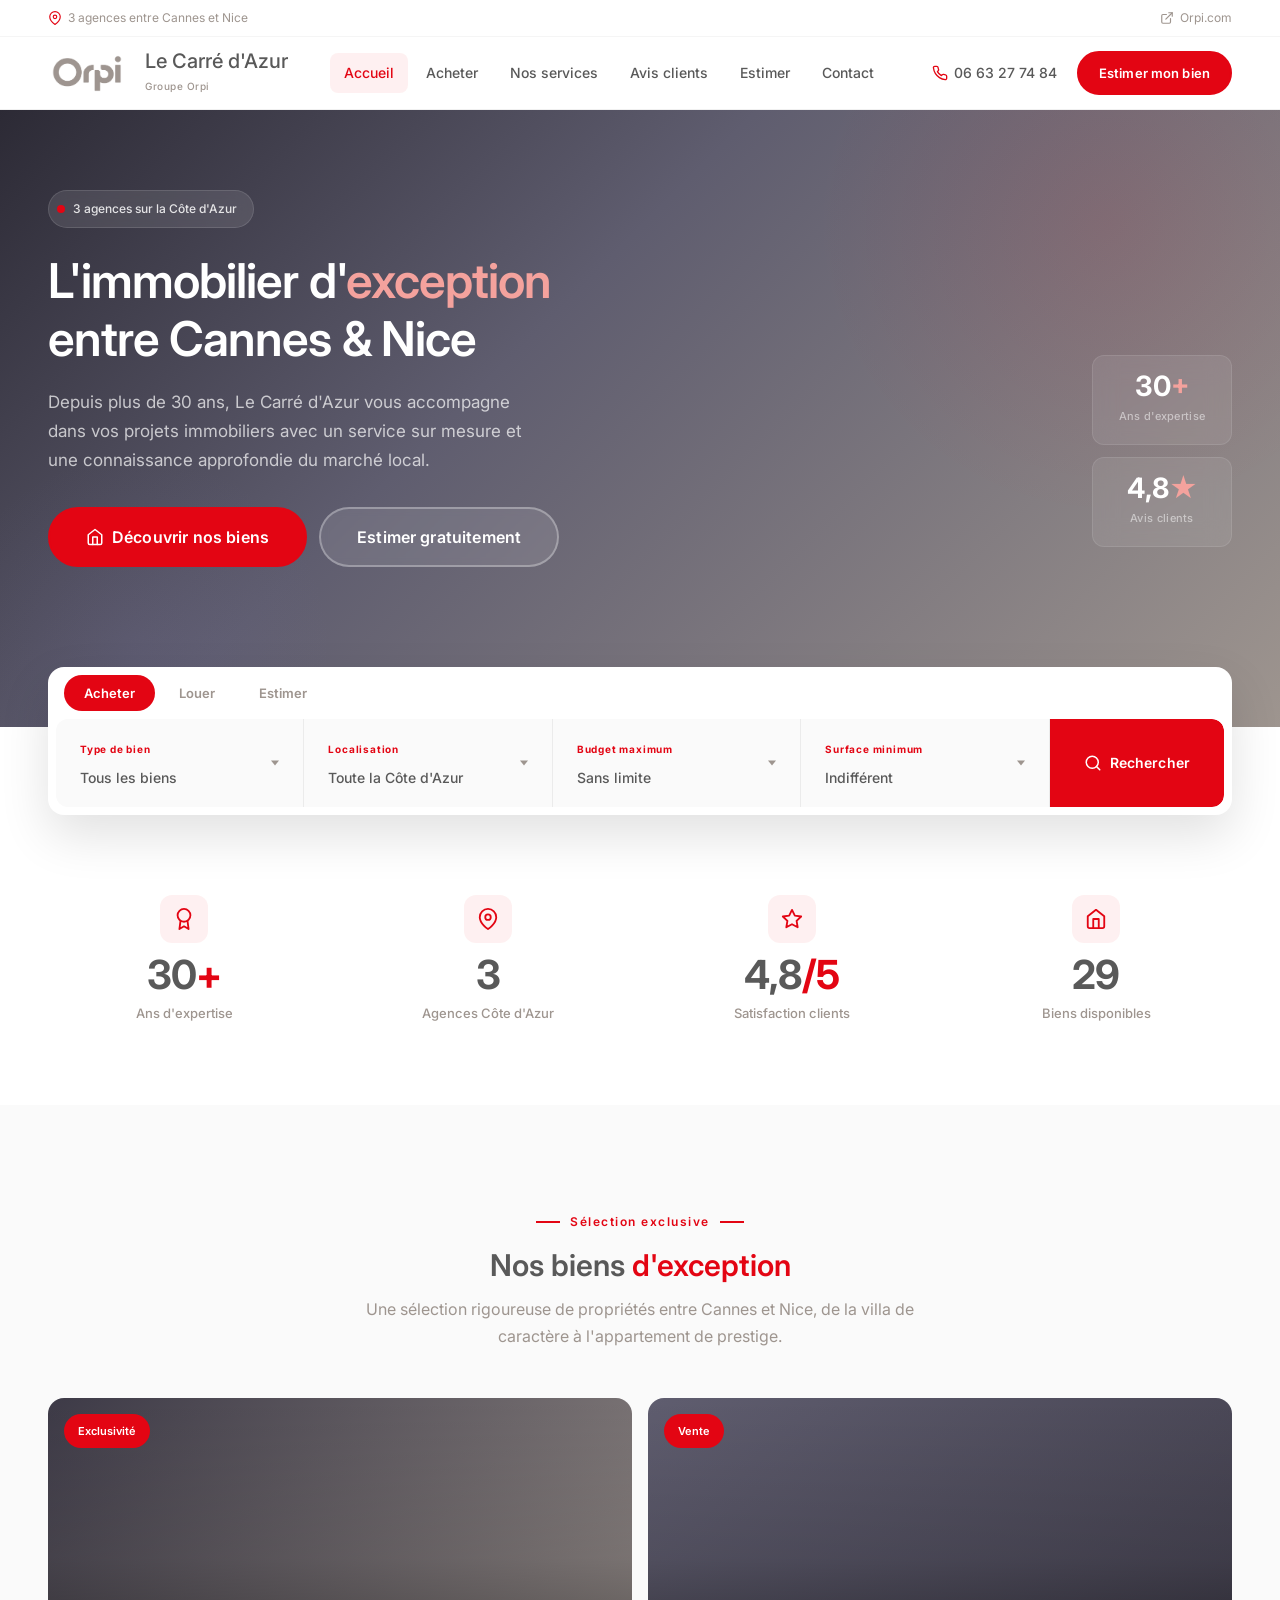
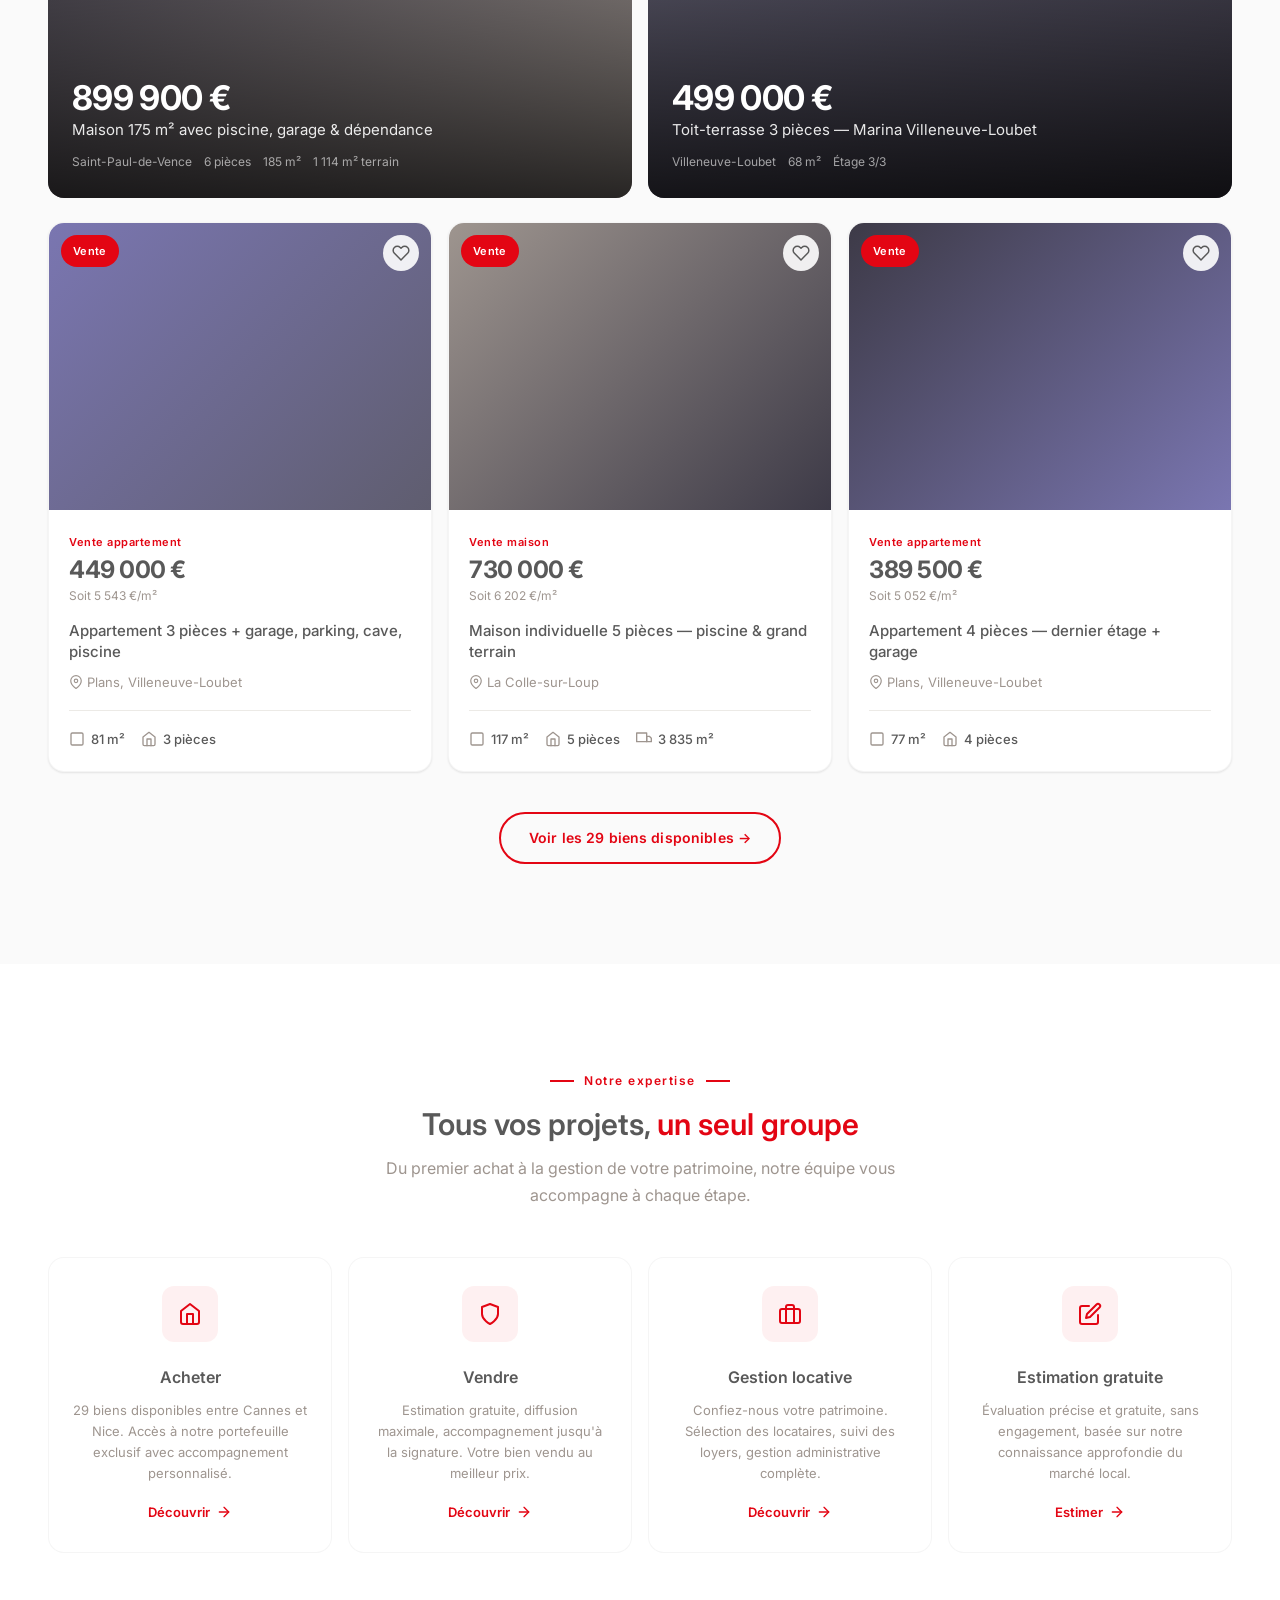
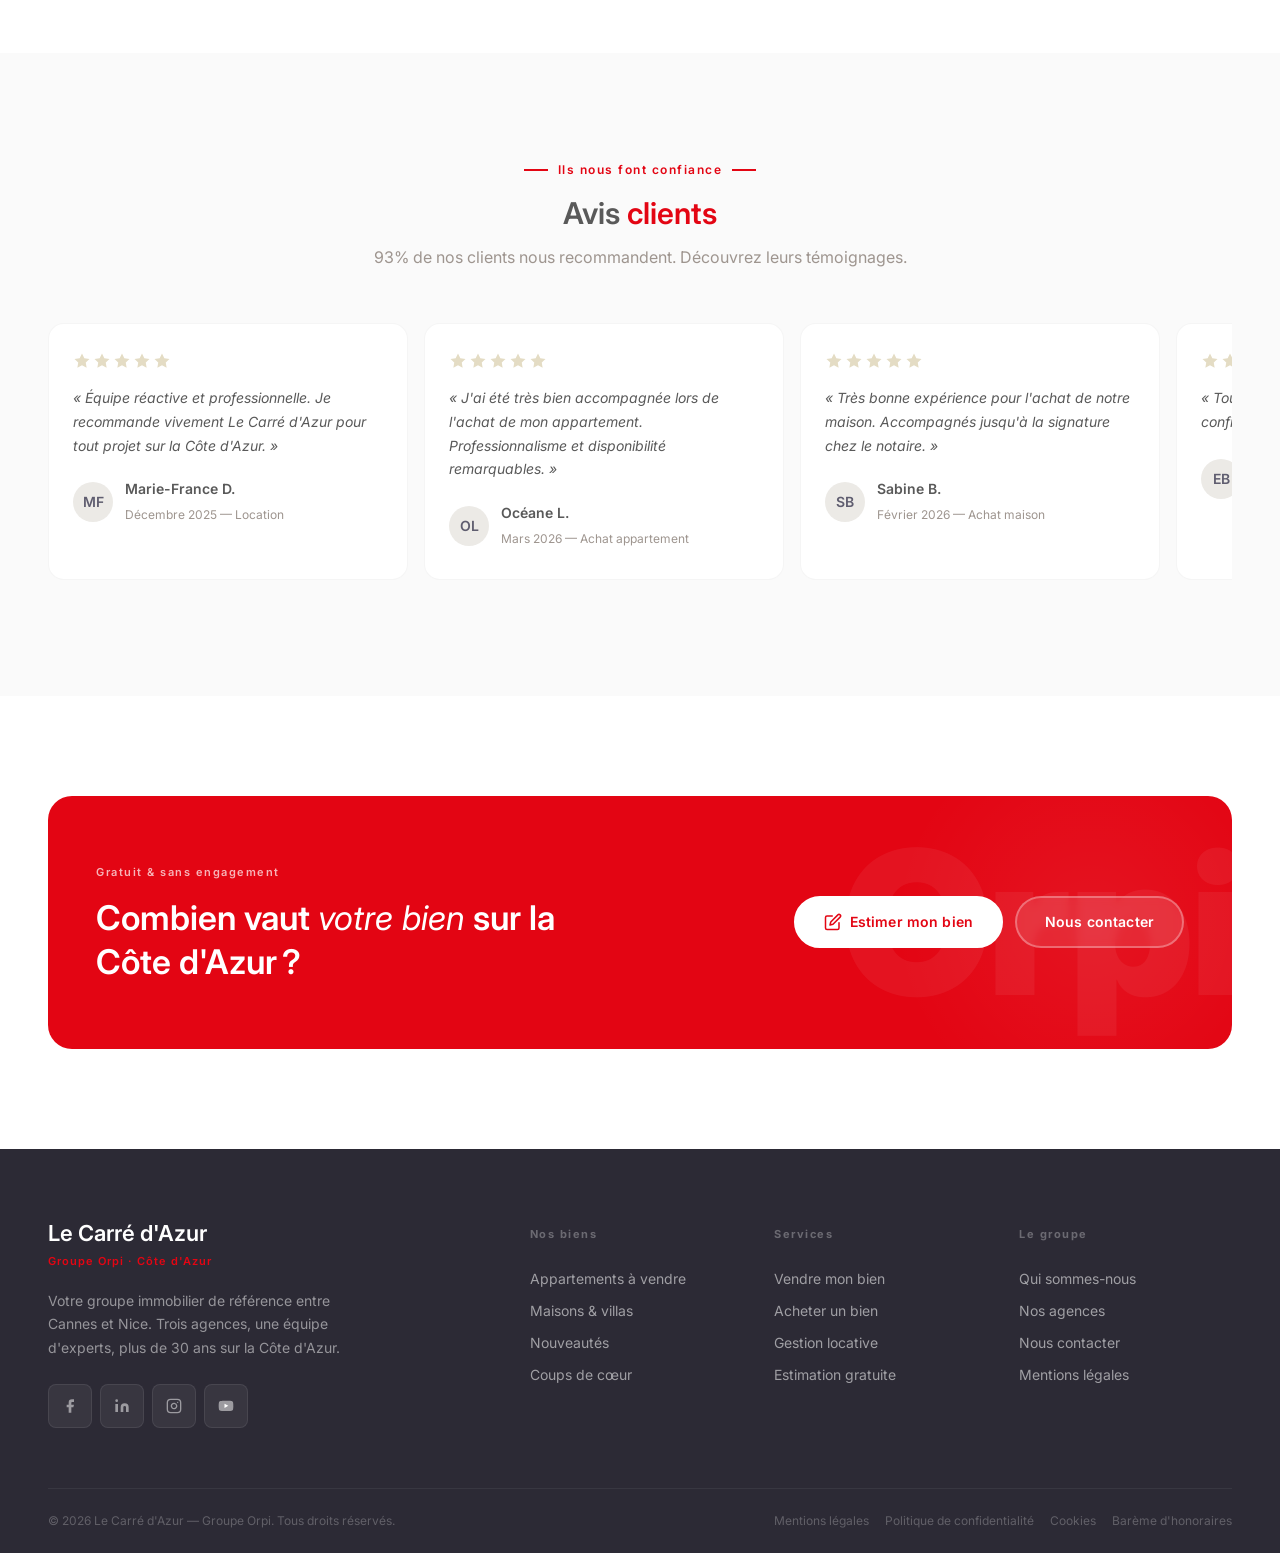
<file: le-carre-dazur.html>
<!DOCTYPE html>
<html lang="fr">
<head>
  <meta charset="UTF-8" />
  <meta name="viewport" content="width=device-width, initial-scale=1.0" />
  <title>Le Carré d'Azur — Immobilier de prestige Côte d'Azur | Groupe Orpi</title>
  <meta name="description" content="Le Carré d'Azur, groupe Orpi. Trois agences entre Cannes et Nice. Achat, vente, location et gestion locative sur la Côte d'Azur." />
  <link rel="preconnect" href="https://fonts.googleapis.com" />
  <link rel="preconnect" href="https://fonts.gstatic.com" crossorigin />
  <link href="https://fonts.googleapis.com/css2?family=Inter:wght@300;400;500;600;700&display=swap" rel="stylesheet" />
  <style>
    /* ================================================================
       RESET
       ================================================================ */
    *, *::before, *::after { box-sizing: border-box; margin: 0; padding: 0; }

    /* ================================================================
       DESIGN TOKENS — CLAUDE.md brand charter
       ================================================================ */
    :root {
      --color-white:       #FFFFFF;
      --color-red:         #E30513;
      --color-red-hover:   #C8040F;
      --color-red-light:   rgba(227,5,19,0.06);
      --color-dark-grey:   #595959;
      --color-light-grey:  #FAFAFA;
      --color-grey-medium: #F6F6F6;
      --color-brown:       #9E958F;
      --color-light-brown: #ECEAE6;
      --color-sand:        #E4DCC4;
      --color-purple:      #7A76B1;
      --color-dark-purple: #5F5D6F;
      --color-pink:        #F4A29D;

      --font-family: 'Inter', 'Orpi', system-ui, sans-serif;
      --radius-sm:   8px;
      --radius-md:   12px;
      --radius-lg:   16px;
      --radius-xl:   24px;
      --radius-pill: 999px;
      --shadow-sm:   0 1px 3px rgba(0,0,0,0.04), 0 1px 2px rgba(0,0,0,0.06);
      --shadow-md:   0 4px 12px rgba(0,0,0,0.06);
      --shadow-lg:   0 8px 30px rgba(0,0,0,0.08);
      --shadow-xl:   0 20px 50px rgba(0,0,0,0.12);
      --transition:  0.2s ease;
      --transition-slow: 0.35s ease;
    }

    /* ================================================================
       BASE — Mobile-first (CLAUDE.md typography table)
       ================================================================ */
    html { scroll-behavior: smooth; }

    body {
      font-family: var(--font-family);
      font-size: 14px;
      line-height: 18px;
      color: var(--color-dark-grey);
      background: var(--color-white);
      -webkit-font-smoothing: antialiased;
      -moz-osx-font-smoothing: grayscale;
      overflow-x: hidden;
    }

    h1 { font-size: 26px; line-height: 34px; font-weight: 600; }
    h2 { font-size: 20px; line-height: 24px; font-weight: 600; }
    h3 { font-size: 18px; line-height: 22px; font-weight: 600; }
    h4 { font-size: 16px; line-height: 20px; font-weight: 500; }
    p  { font-size: 14px; line-height: 22px; }

    @media (min-width: 768px) {
      body { font-size: 16px; line-height: 24px; }
      h1 { font-size: 40px; line-height: 52px; }
      h2 { font-size: 24px; line-height: 32px; }
      h3 { font-size: 22px; line-height: 28px; }
      h4 { font-size: 20px; line-height: 26px; }
      p  { font-size: 16px; line-height: 26px; }
    }

    @media (min-width: 1024px) {
      h2 { font-size: 30px; line-height: 38px; }
      h3 { font-size: 24px; line-height: 30px; }
    }

    a { color: inherit; text-decoration: none; }
    img { display: block; max-width: 100%; }
    ul, ol { list-style: none; }

    /* ================================================================
       UTILITIES
       ================================================================ */
    .skip-link {
      position: absolute; top: -100%; left: 16px;
      background: var(--color-red); color: var(--color-white);
      padding: 8px 16px; border-radius: var(--radius-pill);
      font-size: 14px; font-weight: 500; z-index: 9999;
    }
    .skip-link:focus { top: 8px; }

    .sr-only {
      position: absolute; width: 1px; height: 1px;
      padding: 0; margin: -1px; overflow: hidden;
      clip: rect(0,0,0,0); white-space: nowrap; border: 0;
    }

    :focus-visible {
      outline: 2px solid var(--color-red);
      outline-offset: 2px;
    }

    .container {
      width: 100%;
      max-width: 1280px;
      margin: 0 auto;
      padding: 0 16px;
    }
    @media (min-width: 768px)  { .container { padding: 0 32px; } }
    @media (min-width: 1024px) { .container { padding: 0 48px; } }

    /* ================================================================
       BUTTONS
       ================================================================ */
    .btn {
      display: inline-flex; align-items: center; justify-content: center;
      gap: 8px; border: 2px solid transparent; border-radius: var(--radius-pill);
      padding: 12px 28px; font-family: var(--font-family);
      font-size: 14px; font-weight: 600; cursor: pointer;
      transition: all var(--transition);
      min-height: 48px; white-space: nowrap; text-decoration: none;
      letter-spacing: 0.01em;
    }
    .btn svg { width: 18px; height: 18px; flex-shrink: 0; }

    .btn--primary {
      background: var(--color-red); color: var(--color-white); border-color: var(--color-red);
    }
    .btn--primary:hover {
      background: var(--color-red-hover); border-color: var(--color-red-hover);
      transform: translateY(-1px); box-shadow: 0 4px 16px rgba(227,5,19,0.35);
    }

    .btn--outline {
      background: transparent; color: var(--color-red); border-color: var(--color-red);
    }
    .btn--outline:hover {
      background: var(--color-red); color: var(--color-white);
      transform: translateY(-1px); box-shadow: 0 4px 16px rgba(227,5,19,0.25);
    }

    .btn--white {
      background: var(--color-white); color: var(--color-red); border-color: var(--color-white);
    }
    .btn--white:hover {
      background: var(--color-light-grey);
      transform: translateY(-1px); box-shadow: var(--shadow-lg);
    }

    .btn--ghost {
      background: rgba(255,255,255,0.1); color: var(--color-white);
      border-color: rgba(255,255,255,0.3); backdrop-filter: blur(4px);
    }
    .btn--ghost:hover {
      background: rgba(255,255,255,0.2); border-color: rgba(255,255,255,0.5);
    }

    .btn--dark {
      background: var(--color-dark-grey); color: var(--color-white);
      border-color: var(--color-dark-grey);
    }
    .btn--dark:hover {
      background: var(--color-dark-purple); border-color: var(--color-dark-purple);
      transform: translateY(-1px);
    }

    .btn--sm { padding: 8px 20px; min-height: 40px; font-size: 13px; }
    .btn--lg { padding: 16px 36px; min-height: 56px; font-size: 16px; }

    /* ================================================================
       HEADER
       ================================================================ */
    .header {
      position: sticky; top: 0; z-index: 100;
      background: var(--color-white);
      border-bottom: 1px solid rgba(0,0,0,0.06);
      transition: box-shadow var(--transition);
    }
    .header.scrolled { box-shadow: var(--shadow-md); }

    /* Top bar */
    .header__top {
      display: none; /* hidden on mobile */
      border-bottom: 1px solid rgba(0,0,0,0.04);
      font-size: 12px; color: var(--color-brown);
    }
    @media (min-width: 1024px) { .header__top { display: block; } }
    .header__top-inner {
      display: flex; align-items: center; justify-content: space-between;
      height: 36px;
    }
    .header__top-left { display: flex; align-items: center; gap: 20px; }
    .header__top-left span { display: flex; align-items: center; gap: 6px; }
    .header__top-left svg { width: 14px; height: 14px; color: var(--color-red); }
    .header__top-right { display: flex; align-items: center; gap: 20px; }
    .header__top-right a {
      display: flex; align-items: center; gap: 6px;
      font-size: 12px; color: var(--color-brown); transition: color var(--transition);
    }
    .header__top-right a:hover { color: var(--color-red); }
    .header__top-right svg { width: 14px; height: 14px; }

    /* Main nav */
    .header__main {
      display: flex; align-items: center; height: 64px; gap: 12px;
    }
    @media (min-width: 1024px) { .header__main { height: 72px; gap: 24px; } }

    .header__brand {
      display: flex; align-items: center; gap: 12px;
      text-decoration: none; flex-shrink: 0;
    }
    .header__logo {
      min-width: 85px; min-height: 45px;
      display: flex; align-items: center;
    }
    .header__logo img { height: 45px; width: auto; }
    .header__agency {
      font-size: 18px; font-weight: 500; color: var(--color-dark-grey);
      white-space: nowrap; line-height: 1.2;
    }
    @media (min-width: 1024px) { .header__agency { font-size: 20px; } }
    .header__agency-sub {
      font-size: 10px; font-weight: 500; color: var(--color-brown);
      letter-spacing: 0.5px; margin-top: 1px;
    }

    /* Desktop nav */
    .header__nav {
      display: none; align-items: center; gap: 4px; margin-left: auto;
    }
    @media (min-width: 1024px) { .header__nav { display: flex; } }
    .header__nav a {
      padding: 8px 14px; font-size: 14px; font-weight: 500;
      color: var(--color-dark-grey); border-radius: var(--radius-sm);
      transition: all var(--transition); position: relative;
    }
    .header__nav a:hover,
    .header__nav a[aria-current="page"] {
      color: var(--color-red); background: var(--color-red-light);
    }

    .header__actions {
      display: none; align-items: center; gap: 8px; margin-left: 8px;
    }
    @media (min-width: 1024px) { .header__actions { display: flex; } }

    .header__phone {
      display: flex; align-items: center; gap: 6px;
      font-size: 14px; font-weight: 500; color: var(--color-dark-grey);
      padding: 8px 12px; border-radius: var(--radius-sm);
      transition: all var(--transition); min-height: 44px;
    }
    .header__phone svg { width: 16px; height: 16px; color: var(--color-red); }
    .header__phone:hover { background: var(--color-light-grey); }

    /* Hamburger */
    .hamburger {
      display: flex; align-items: center; justify-content: center;
      width: 44px; height: 44px; background: none; border: none;
      cursor: pointer; margin-left: auto; border-radius: var(--radius-sm);
      transition: background var(--transition);
    }
    .hamburger:hover { background: var(--color-light-grey); }
    .hamburger svg { width: 22px; height: 22px; color: var(--color-dark-grey); }
    @media (min-width: 1024px) { .hamburger { display: none; } }

    /* Mobile menu */
    .mobile-menu {
      display: none; position: fixed; inset: 0; top: 64px;
      background: var(--color-white); z-index: 99;
      overflow-y: auto; padding: 8px 16px 32px;
    }
    .mobile-menu.open { display: block; }
    @media (min-width: 1024px) { .mobile-menu { display: none !important; } }
    .mobile-menu__links { margin-bottom: 16px; }
    .mobile-menu__links a {
      display: flex; align-items: center; padding: 14px 16px;
      font-size: 16px; font-weight: 500; color: var(--color-dark-grey);
      border-radius: var(--radius-md); transition: all var(--transition);
      min-height: 48px;
    }
    .mobile-menu__links a:hover { background: var(--color-light-grey); color: var(--color-red); }
    .mobile-menu__links a[aria-current="page"] { color: var(--color-red); background: var(--color-red-light); }
    .mobile-menu__divider { height: 1px; background: var(--color-light-brown); margin: 8px 16px; }
    .mobile-menu__cta { display: flex; flex-direction: column; gap: 8px; padding: 8px 0; }
    .mobile-menu__cta .btn { width: 100%; }

    /* ================================================================
       HERO
       ================================================================ */
    .hero {
      position: relative; overflow: hidden;
      background: linear-gradient(135deg, #2c2a35 0%, var(--color-dark-purple) 40%, var(--color-brown) 100%);
      padding: 48px 0 120px;
    }
    @media (min-width: 768px) { .hero { padding: 64px 0 140px; } }
    @media (min-width: 1024px) { .hero { padding: 80px 0 160px; } }

    /* Decorative elements */
    .hero__decor {
      position: absolute; inset: 0; overflow: hidden; pointer-events: none;
    }
    .hero__decor::before {
      content: ''; position: absolute;
      top: -30%; right: -10%; width: 600px; height: 600px;
      background: radial-gradient(circle, rgba(227,5,19,0.08) 0%, transparent 70%);
      border-radius: 50%;
    }
    .hero__decor::after {
      content: ''; position: absolute;
      bottom: -20%; left: -5%; width: 400px; height: 400px;
      background: radial-gradient(circle, rgba(122,118,177,0.1) 0%, transparent 70%);
      border-radius: 50%;
    }

    .hero__content {
      position: relative; z-index: 2; max-width: 640px;
    }
    .hero__badge {
      display: inline-flex; align-items: center; gap: 8px;
      background: rgba(255,255,255,0.1); backdrop-filter: blur(8px);
      border: 1px solid rgba(255,255,255,0.12);
      border-radius: var(--radius-pill);
      padding: 6px 16px 6px 8px; margin-bottom: 24px;
      font-size: 12px; font-weight: 500; color: rgba(255,255,255,0.85);
    }
    .hero__badge-dot {
      width: 8px; height: 8px; background: var(--color-red);
      border-radius: 50%; flex-shrink: 0;
      animation: pulse-dot 2s ease infinite;
    }
    @keyframes pulse-dot {
      0%, 100% { opacity: 1; transform: scale(1); }
      50% { opacity: 0.6; transform: scale(0.8); }
    }

    .hero h1 {
      color: var(--color-white); margin-bottom: 20px;
      letter-spacing: -0.02em;
    }
    @media (min-width: 1024px) {
      .hero h1 { font-size: 48px; line-height: 58px; }
    }
    .hero h1 span { color: var(--color-pink); }

    .hero__desc {
      font-size: 15px; color: rgba(255,255,255,0.7);
      line-height: 1.7; max-width: 480px; margin-bottom: 32px;
    }
    @media (min-width: 768px) { .hero__desc { font-size: 17px; } }

    .hero__btns { display: flex; gap: 12px; flex-wrap: wrap; }

    .hero__stats {
      display: none; position: absolute; right: 48px; bottom: 180px;
      z-index: 2;
    }
    @media (min-width: 1200px) { .hero__stats { display: flex; flex-direction: column; gap: 12px; } }
    .hero__stat {
      background: rgba(255,255,255,0.08); backdrop-filter: blur(12px);
      border: 1px solid rgba(255,255,255,0.1);
      border-radius: var(--radius-md); padding: 16px 24px;
      text-align: center; min-width: 140px;
    }
    .hero__stat-number {
      font-size: 28px; font-weight: 700; color: var(--color-white);
      line-height: 1;
    }
    .hero__stat-number .accent { color: var(--color-pink); }
    .hero__stat-label {
      font-size: 11px; font-weight: 500; color: rgba(255,255,255,0.5);
      margin-top: 4px; letter-spacing: 0.3px;
    }

    /* ================================================================
       SEARCH BAR — Floating above sections
       ================================================================ */
    .search-section {
      position: relative; z-index: 10; margin-top: -60px;
      padding-bottom: 0;
    }
    .search-card {
      background: var(--color-white); border-radius: var(--radius-lg);
      box-shadow: var(--shadow-xl); padding: 8px;
    }
    @media (min-width: 768px) { .search-card { padding: 8px; } }

    .search-tabs {
      display: flex; gap: 4px; padding: 0 8px; margin-bottom: 8px;
    }
    .search-tab {
      padding: 10px 20px; font-size: 13px; font-weight: 600;
      color: var(--color-brown); background: none; border: none;
      border-radius: var(--radius-pill); cursor: pointer;
      transition: all var(--transition); font-family: var(--font-family);
    }
    .search-tab:hover { color: var(--color-dark-grey); background: var(--color-light-grey); }
    .search-tab.active {
      color: var(--color-white); background: var(--color-red);
    }

    .search-form {
      display: flex; flex-direction: column; gap: 0;
      background: var(--color-light-grey); border-radius: var(--radius-md);
      overflow: hidden;
    }
    @media (min-width: 768px) {
      .search-form { flex-direction: row; align-items: stretch; }
    }

    .search-field {
      flex: 1; padding: 16px 20px;
      border-bottom: 1px solid rgba(0,0,0,0.04);
      position: relative;
    }
    @media (min-width: 768px) {
      .search-field {
        border-bottom: none; border-right: 1px solid rgba(0,0,0,0.06);
        padding: 18px 24px;
      }
      .search-field:last-of-type { border-right: none; }
    }

    .search-field label {
      display: block; font-size: 10px; font-weight: 700;
      letter-spacing: 0.8px; color: var(--color-red);
      margin-bottom: 4px;
    }
    .search-field select {
      width: 100%; border: none; background: transparent;
      font-family: var(--font-family); font-size: 14px;
      font-weight: 500; color: var(--color-dark-grey);
      cursor: pointer; appearance: none; outline: none;
      padding-right: 20px;
    }
    .search-field::after {
      content: ''; position: absolute; right: 20px; top: 50%;
      transform: translateY(-50%);
      width: 0; height: 0;
      border-left: 4px solid transparent; border-right: 4px solid transparent;
      border-top: 5px solid var(--color-brown);
      pointer-events: none;
    }
    @media (min-width: 768px) { .search-field::after { right: 24px; } }

    .search-submit {
      padding: 16px 32px;
    }
    @media (min-width: 768px) { .search-submit { padding: 0; } }
    .search-submit .btn {
      width: 100%; border-radius: var(--radius-sm);
    }
    @media (min-width: 768px) {
      .search-submit .btn {
        height: 100%; border-radius: 0 var(--radius-md) var(--radius-md) 0;
        padding: 0 32px;
      }
      .search-submit { padding: 0; }
    }

    /* ================================================================
       STATS BAR
       ================================================================ */
    .stats-bar {
      padding: 48px 0;
      background: var(--color-white);
    }
    @media (min-width: 768px) { .stats-bar { padding: 64px 0; } }

    .stats-bar__grid {
      display: grid; grid-template-columns: repeat(2, 1fr);
      gap: 24px;
    }
    @media (min-width: 768px) {
      .stats-bar__grid { grid-template-columns: repeat(4, 1fr); gap: 32px; }
    }

    .stat-item { text-align: center; padding: 16px 8px; }
    .stat-item__icon {
      width: 48px; height: 48px; margin: 0 auto 12px;
      background: var(--color-red-light); border-radius: var(--radius-md);
      display: flex; align-items: center; justify-content: center;
    }
    .stat-item__icon svg { width: 22px; height: 22px; color: var(--color-red); }
    .stat-item__number {
      font-size: 32px; font-weight: 700; color: var(--color-dark-grey);
      line-height: 1; letter-spacing: -0.02em;
    }
    @media (min-width: 768px) { .stat-item__number { font-size: 40px; } }
    .stat-item__number .accent { color: var(--color-red); }
    .stat-item__label {
      font-size: 13px; font-weight: 500; color: var(--color-brown);
      margin-top: 6px;
    }

    /* ================================================================
       SECTION — common
       ================================================================ */
    .section {
      padding: 48px 0;
    }
    @media (min-width: 768px) { .section { padding: 80px 0; } }
    @media (min-width: 1024px) { .section { padding: 100px 0; } }

    .section--grey { background: var(--color-light-grey); }
    .section--dark {
      background: linear-gradient(135deg, #2c2a35 0%, var(--color-dark-purple) 100%);
      color: var(--color-white);
    }

    .section__header {
      text-align: center; margin-bottom: 36px;
    }
    @media (min-width: 768px) { .section__header { margin-bottom: 48px; } }

    .section__tag {
      display: inline-flex; align-items: center; gap: 10px;
      font-size: 12px; font-weight: 600; letter-spacing: 1.5px;
      color: var(--color-red); margin-bottom: 12px;
    }
    .section--dark .section__tag { color: var(--color-pink); }
    .section__tag::before,
    .section__tag::after {
      content: ''; width: 24px; height: 1.5px; background: currentColor;
    }
    .section__title em {
      color: var(--color-red); font-style: normal; font-weight: 600;
    }
    .section--dark .section__title em { color: var(--color-pink); }
    .section__desc {
      font-size: 15px; color: var(--color-brown); line-height: 1.7;
      max-width: 560px; margin: 12px auto 0;
    }
    @media (min-width: 768px) { .section__desc { font-size: 16px; } }
    .section--dark .section__desc { color: rgba(255,255,255,0.6); }

    /* ================================================================
       PROPERTY CARDS
       ================================================================ */
    .properties__grid {
      display: grid; grid-template-columns: 1fr; gap: 16px;
    }
    @media (min-width: 600px) {
      .properties__grid { grid-template-columns: repeat(2, 1fr); }
    }
    @media (min-width: 1024px) {
      .properties__grid { grid-template-columns: repeat(3, 1fr); }
    }

    .prop-card {
      background: var(--color-white); border-radius: var(--radius-lg);
      overflow: hidden; transition: all var(--transition-slow);
      box-shadow: var(--shadow-sm); cursor: pointer;
      border: 1px solid rgba(0,0,0,0.04);
    }
    .prop-card:hover {
      transform: translateY(-4px);
      box-shadow: var(--shadow-lg);
    }
    .prop-card:hover .prop-card__img-inner { transform: scale(1.05); }

    .prop-card__img {
      position: relative; overflow: hidden;
      aspect-ratio: 4/3;
    }
    .prop-card__img-inner {
      width: 100%; height: 100%; transition: transform 0.5s ease;
    }
    /* Gradient backgrounds as image placeholders */
    .prop-card__img-inner--1 { background: linear-gradient(135deg, #3d3a47 0%, var(--color-brown) 100%); }
    .prop-card__img-inner--2 { background: linear-gradient(135deg, var(--color-dark-purple) 0%, #3d3a47 100%); }
    .prop-card__img-inner--3 { background: linear-gradient(135deg, var(--color-purple) 0%, var(--color-dark-purple) 100%); }
    .prop-card__img-inner--4 { background: linear-gradient(135deg, var(--color-brown) 0%, #3d3a47 100%); }
    .prop-card__img-inner--5 { background: linear-gradient(135deg, #3d3a47 0%, var(--color-purple) 100%); }

    .prop-card__badge {
      position: absolute; top: 12px; left: 12px;
      background: var(--color-red); color: var(--color-white);
      font-size: 11px; font-weight: 600; padding: 4px 12px;
      border-radius: var(--radius-pill); letter-spacing: 0.3px;
    }
    .prop-card__fav {
      position: absolute; top: 12px; right: 12px;
      width: 36px; height: 36px; border-radius: 50%;
      background: rgba(255,255,255,0.9); backdrop-filter: blur(4px);
      border: none; cursor: pointer;
      display: flex; align-items: center; justify-content: center;
      transition: all var(--transition);
    }
    .prop-card__fav:hover { background: var(--color-white); transform: scale(1.1); }
    .prop-card__fav svg { width: 18px; height: 18px; color: var(--color-dark-grey); }

    .prop-card__body { padding: 20px; }
    .prop-card__type {
      font-size: 11px; font-weight: 600; color: var(--color-red);
      letter-spacing: 0.5px; margin-bottom: 4px;
    }
    .prop-card__price {
      font-size: 24px; font-weight: 700; color: var(--color-dark-grey);
      letter-spacing: -0.02em; margin-bottom: 2px;
    }
    .prop-card__price-m2 {
      font-size: 12px; color: var(--color-brown); margin-bottom: 12px;
    }
    .prop-card__title {
      font-size: 15px; font-weight: 500; color: var(--color-dark-grey);
      margin-bottom: 8px; line-height: 1.4;
    }
    .prop-card__location {
      font-size: 13px; color: var(--color-brown);
      display: flex; align-items: center; gap: 4px; margin-bottom: 16px;
    }
    .prop-card__location svg { width: 14px; height: 14px; flex-shrink: 0; }

    .prop-card__specs {
      display: flex; gap: 16px; padding-top: 16px;
      border-top: 1px solid var(--color-light-brown);
    }
    .prop-card__spec {
      display: flex; align-items: center; gap: 6px;
      font-size: 13px; color: var(--color-dark-grey); font-weight: 500;
    }
    .prop-card__spec svg { width: 16px; height: 16px; color: var(--color-brown); }

    .properties__cta { text-align: center; margin-top: 40px; }

    /* ================================================================
       FEATURED — 2-col highlight card
       ================================================================ */
    .featured-grid {
      display: grid; grid-template-columns: 1fr; gap: 16px;
      margin-bottom: 24px;
    }
    @media (min-width: 768px) {
      .featured-grid { grid-template-columns: 1fr 1fr; gap: 16px; }
    }
    .featured-card {
      position: relative; overflow: hidden; border-radius: var(--radius-lg);
      min-height: 280px; cursor: pointer;
      transition: all var(--transition-slow);
    }
    @media (min-width: 768px) { .featured-card { min-height: 400px; } }
    .featured-card:hover { transform: translateY(-4px); box-shadow: var(--shadow-xl); }
    .featured-card:hover .featured-card__bg { transform: scale(1.04); }

    .featured-card__bg {
      position: absolute; inset: 0; transition: transform 0.6s ease;
    }
    .featured-card__overlay {
      position: absolute; inset: 0;
      background: linear-gradient(to top, rgba(0,0,0,0.75) 0%, rgba(0,0,0,0.1) 60%, transparent 100%);
    }
    .featured-card__badge {
      position: absolute; top: 16px; left: 16px;
      background: var(--color-red); color: var(--color-white);
      font-size: 11px; font-weight: 600; padding: 5px 14px;
      border-radius: var(--radius-pill);
    }
    .featured-card__info {
      position: absolute; bottom: 0; left: 0; right: 0;
      padding: 24px;
    }
    .featured-card__price {
      font-size: 28px; font-weight: 700; color: var(--color-white);
      margin-bottom: 8px; letter-spacing: -0.02em;
    }
    @media (min-width: 768px) { .featured-card__price { font-size: 34px; } }
    .featured-card__title {
      font-size: 15px; color: rgba(255,255,255,0.9); margin-bottom: 8px;
      font-weight: 400;
    }
    .featured-card__meta {
      display: flex; gap: 12px; flex-wrap: wrap;
      font-size: 12px; color: rgba(255,255,255,0.6);
    }
    .featured-card__meta span {
      display: flex; align-items: center; gap: 4px;
    }

    /* ================================================================
       SERVICES
       ================================================================ */
    .services-grid {
      display: grid; grid-template-columns: 1fr; gap: 12px;
    }
    @media (min-width: 600px) { .services-grid { grid-template-columns: repeat(2, 1fr); } }
    @media (min-width: 1024px) { .services-grid { grid-template-columns: repeat(4, 1fr); gap: 16px; } }

    .service-card {
      background: var(--color-white); border-radius: var(--radius-lg);
      padding: 28px 24px; text-align: center;
      transition: all var(--transition-slow);
      border: 1px solid rgba(0,0,0,0.04);
      cursor: pointer;
    }
    .service-card:hover {
      transform: translateY(-4px); box-shadow: var(--shadow-lg);
      border-color: transparent;
    }
    .service-card__icon {
      width: 56px; height: 56px; margin: 0 auto 20px;
      background: var(--color-red-light); border-radius: var(--radius-md);
      display: flex; align-items: center; justify-content: center;
      transition: all var(--transition);
    }
    .service-card:hover .service-card__icon {
      background: var(--color-red); transform: scale(1.05);
    }
    .service-card__icon svg { width: 24px; height: 24px; color: var(--color-red); transition: color var(--transition); }
    .service-card:hover .service-card__icon svg { color: var(--color-white); }

    .service-card h3 {
      font-size: 16px; font-weight: 600; color: var(--color-dark-grey);
      margin-bottom: 8px;
    }
    .service-card p {
      font-size: 13px; color: var(--color-brown); line-height: 1.6;
    }
    .service-card__arrow {
      display: inline-flex; align-items: center; gap: 6px;
      font-size: 13px; font-weight: 600; color: var(--color-red);
      margin-top: 16px; transition: gap var(--transition);
    }
    .service-card:hover .service-card__arrow { gap: 10px; }
    .service-card__arrow svg { width: 16px; height: 16px; }

    /* ================================================================
       TESTIMONIALS
       ================================================================ */
    .testimonials-track {
      display: flex; gap: 16px; overflow-x: auto;
      padding: 4px 0 16px; scroll-snap-type: x mandatory;
      -webkit-overflow-scrolling: touch; scrollbar-width: none;
    }
    .testimonials-track::-webkit-scrollbar { display: none; }

    .testimonial-card {
      background: var(--color-white); border-radius: var(--radius-lg);
      padding: 28px 24px; min-width: 300px; max-width: 360px;
      flex-shrink: 0; scroll-snap-align: start;
      border: 1px solid rgba(0,0,0,0.04);
      transition: all var(--transition-slow);
    }
    .testimonial-card:hover {
      transform: translateY(-2px); box-shadow: var(--shadow-md);
    }

    .testimonial-card__stars {
      display: flex; gap: 2px; margin-bottom: 16px;
    }
    .testimonial-card__stars svg { width: 18px; height: 18px; color: var(--color-sand); }

    .testimonial-card blockquote {
      font-size: 14px; color: var(--color-dark-grey);
      line-height: 1.7; font-style: italic; margin-bottom: 20px;
    }
    .testimonial-card__author {
      display: flex; align-items: center; gap: 12px;
    }
    .testimonial-card__avatar {
      width: 40px; height: 40px; border-radius: 50%;
      background: var(--color-light-brown);
      display: flex; align-items: center; justify-content: center;
      font-size: 14px; font-weight: 600; color: var(--color-dark-purple);
      flex-shrink: 0;
    }
    .testimonial-card__name { font-size: 14px; font-weight: 600; color: var(--color-dark-grey); }
    .testimonial-card__date { font-size: 12px; color: var(--color-brown); margin-top: 2px; }

    /* ================================================================
       CTA BANNER
       ================================================================ */
    .cta-banner {
      position: relative; overflow: hidden;
      background: var(--color-red);
      border-radius: var(--radius-xl);
      padding: 40px 24px; text-align: center;
    }
    @media (min-width: 768px) {
      .cta-banner {
        padding: 64px 48px; text-align: left;
        display: flex; align-items: center; justify-content: space-between;
        gap: 40px;
      }
    }
    .cta-banner__decor {
      position: absolute; inset: 0; pointer-events: none; overflow: hidden;
    }
    .cta-banner__decor::before {
      content: ''; position: absolute;
      right: -60px; top: 50%; transform: translateY(-50%);
      width: 400px; height: 400px;
      background: radial-gradient(circle, rgba(255,255,255,0.06) 0%, transparent 70%);
      border-radius: 50%;
    }
    .cta-banner__decor::after {
      content: 'Orpi'; position: absolute;
      right: -10px; top: 50%; transform: translateY(-50%);
      font-family: var(--font-family); font-weight: 900;
      font-size: 120px; color: rgba(255,255,255,0.06);
      letter-spacing: -4px;
    }
    @media (min-width: 768px) {
      .cta-banner__decor::after { font-size: 200px; }
    }

    .cta-banner__content { position: relative; z-index: 2; }
    .cta-banner__tag {
      font-size: 11px; font-weight: 600; letter-spacing: 1.5px;
      color: rgba(255,255,255,0.7); margin-bottom: 12px;
    }
    .cta-banner__title {
      font-size: 22px; font-weight: 600; color: var(--color-white);
      line-height: 1.3; max-width: 480px;
    }
    @media (min-width: 768px) { .cta-banner__title { font-size: 28px; } }
    @media (min-width: 1024px) { .cta-banner__title { font-size: 34px; } }
    .cta-banner__title em { font-style: italic; font-weight: 400; }

    .cta-banner__btns {
      display: flex; gap: 12px; flex-wrap: wrap;
      position: relative; z-index: 2;
      margin-top: 24px; justify-content: center;
    }
    @media (min-width: 768px) { .cta-banner__btns { margin-top: 0; justify-content: flex-end; } }

    /* ================================================================
       FOOTER
       ================================================================ */
    .footer {
      background: #2c2a35; color: rgba(255,255,255,0.6);
      padding: 48px 0 0;
    }
    @media (min-width: 1024px) { .footer { padding: 72px 0 0; } }

    .footer__top {
      display: grid; grid-template-columns: 1fr; gap: 40px;
      padding-bottom: 40px;
    }
    @media (min-width: 768px) {
      .footer__top { grid-template-columns: 1.2fr 2fr; gap: 60px; padding-bottom: 60px; }
    }

    .footer__brand-name {
      font-size: 22px; font-weight: 600; color: var(--color-white);
      margin-bottom: 4px;
    }
    .footer__brand-sub {
      font-size: 11px; font-weight: 600; letter-spacing: 1px;
      color: var(--color-red); margin-bottom: 16px;
    }
    .footer__brand-desc {
      font-size: 14px; line-height: 1.7; max-width: 300px;
      margin-bottom: 24px; color: rgba(255,255,255,0.5);
    }

    .footer__socials { display: flex; gap: 8px; }
    .footer__social {
      width: 40px; height: 40px; border-radius: var(--radius-sm);
      background: rgba(255,255,255,0.06); border: 1px solid rgba(255,255,255,0.08);
      display: flex; align-items: center; justify-content: center;
      color: rgba(255,255,255,0.5); transition: all var(--transition);
      min-width: 44px; min-height: 44px;
    }
    .footer__social:hover {
      background: var(--color-red); border-color: var(--color-red);
      color: var(--color-white); transform: translateY(-2px);
    }
    .footer__social svg { width: 16px; height: 16px; }

    .footer__cols {
      display: grid; grid-template-columns: repeat(2, 1fr); gap: 32px;
    }
    @media (min-width: 768px) { .footer__cols { grid-template-columns: repeat(3, 1fr); } }

    .footer__col h4 {
      font-size: 11px; font-weight: 700; letter-spacing: 1.5px;
      color: rgba(255,255,255,0.3); margin-bottom: 16px;
    }
    .footer__col a {
      display: block; font-size: 14px; color: rgba(255,255,255,0.55);
      padding: 4px 0; transition: all var(--transition);
    }
    .footer__col a:hover { color: var(--color-white); transform: translateX(4px); }

    .footer__bottom {
      border-top: 1px solid rgba(255,255,255,0.06);
      padding: 20px 0;
      display: flex; flex-direction: column; gap: 12px;
      font-size: 12px; color: rgba(255,255,255,0.25);
    }
    @media (min-width: 768px) {
      .footer__bottom { flex-direction: row; justify-content: space-between; align-items: center; }
    }
    .footer__bottom a { color: rgba(255,255,255,0.25); transition: color var(--transition); }
    .footer__bottom a:hover { color: rgba(255,255,255,0.5); }
    .footer__legal { display: flex; gap: 16px; flex-wrap: wrap; }
  </style>
</head>
<body>

<a class="skip-link" href="#main">Aller au contenu principal</a>

<!-- ── HEADER ──────────────────────────────────────────────────── -->
<header class="header" id="header" role="banner">
  <!-- Top utility bar -->
  <div class="header__top">
    <div class="container header__top-inner">
      <div class="header__top-left">
        <span>
          <svg xmlns="http://www.w3.org/2000/svg" viewBox="0 0 24 24" fill="none" stroke="currentColor" stroke-width="2" stroke-linecap="round" stroke-linejoin="round" aria-hidden="true"><path d="M21 10c0 7-9 13-9 13s-9-6-9-13a9 9 0 0 1 18 0z"/><circle cx="12" cy="10" r="3"/></svg>
          3 agences entre Cannes et Nice
        </span>
      </div>
      <div class="header__top-right">
        <a href="https://orpi.com" rel="noopener">
          <svg xmlns="http://www.w3.org/2000/svg" viewBox="0 0 24 24" fill="none" stroke="currentColor" stroke-width="2" stroke-linecap="round" stroke-linejoin="round" aria-hidden="true"><path d="M18 13v6a2 2 0 0 1-2 2H5a2 2 0 0 1-2-2V8a2 2 0 0 1 2-2h6"/><polyline points="15 3 21 3 21 9"/><line x1="10" y1="14" x2="21" y2="3"/></svg>
          Orpi.com
        </a>
      </div>
    </div>
  </div>

  <!-- Main nav -->
  <div class="container header__main">
    <a class="header__brand" href="/" aria-label="Le Carré d'Azur — Accueil">
      <div class="header__logo">
        <img src="orpi_logo_gris_rvb.jpg" alt="Orpi" />
      </div>
      <div>
        <div class="header__agency">Le Carré d'Azur</div>
        <div class="header__agency-sub">Groupe Orpi</div>
      </div>
    </a>

    <nav class="header__nav" aria-label="Navigation principale">
      <a href="#hero" aria-current="page">Accueil</a>
      <a href="#biens">Acheter</a>
      <a href="#services">Nos services</a>
      <a href="#avis">Avis clients</a>
      <a href="#estimer">Estimer</a>
      <a href="#contact">Contact</a>
    </nav>

    <div class="header__actions">
      <a href="tel:+33663277484" class="header__phone" aria-label="Appeler le 06 63 27 74 84">
        <svg xmlns="http://www.w3.org/2000/svg" viewBox="0 0 24 24" fill="none" stroke="currentColor" stroke-width="2" stroke-linecap="round" stroke-linejoin="round" aria-hidden="true"><path d="M22 16.92v3a2 2 0 0 1-2.18 2 19.79 19.79 0 0 1-8.63-3.07 19.5 19.5 0 0 1-6-6 19.79 19.79 0 0 1-3.07-8.67A2 2 0 0 1 4.11 2h3a2 2 0 0 1 2 1.72c.127.96.362 1.903.7 2.81a2 2 0 0 1-.45 2.11L8.09 9.91a16 16 0 0 0 6 6l1.27-1.27a2 2 0 0 1 2.11-.45c.907.338 1.85.573 2.81.7A2 2 0 0 1 22 16.92z"/></svg>
        06 63 27 74 84
      </a>
      <a href="#estimer" class="btn btn--primary btn--sm">Estimer mon bien</a>
    </div>

    <button class="hamburger" aria-label="Ouvrir le menu" aria-expanded="false" aria-controls="mobile-nav">
      <svg xmlns="http://www.w3.org/2000/svg" viewBox="0 0 24 24" fill="none" stroke="currentColor" stroke-width="2" stroke-linecap="round" stroke-linejoin="round" aria-hidden="true"><line x1="3" y1="6" x2="21" y2="6"/><line x1="3" y1="12" x2="21" y2="12"/><line x1="3" y1="18" x2="21" y2="18"/></svg>
    </button>
  </div>

  <!-- Mobile menu -->
  <div id="mobile-nav" class="mobile-menu" aria-label="Menu mobile">
    <div class="mobile-menu__links">
      <a href="#hero" aria-current="page">Accueil</a>
      <a href="#biens">Acheter</a>
      <a href="#services">Nos services</a>
      <a href="#avis">Avis clients</a>
      <a href="#estimer">Estimer</a>
      <a href="#contact">Contact</a>
      <div class="mobile-menu__divider"></div>
      <a href="https://orpi.com" rel="noopener">Orpi.com</a>
    </div>
    <div class="mobile-menu__cta">
      <a href="#estimer" class="btn btn--primary">Estimer mon bien</a>
      <a href="tel:+33663277484" class="btn btn--outline">06 63 27 74 84</a>
    </div>
  </div>
</header>

<!-- ── MAIN ────────────────────────────────────────────────────── -->
<main id="main">

  <!-- HERO -->
  <section class="hero" id="hero" aria-label="Introduction">
    <div class="hero__decor"></div>
    <div class="container">
      <div class="hero__content">
        <div class="hero__badge">
          <div class="hero__badge-dot"></div>
          3 agences sur la Côte d'Azur
        </div>
        <h1>L'immobilier d'<span>exception</span><br>entre Cannes &amp; Nice</h1>
        <p class="hero__desc">Depuis plus de 30 ans, Le Carré d'Azur vous accompagne dans vos projets immobiliers avec un service sur mesure et une connaissance approfondie du marché local.</p>
        <div class="hero__btns">
          <a href="#biens" class="btn btn--primary btn--lg">
            <svg xmlns="http://www.w3.org/2000/svg" viewBox="0 0 24 24" fill="none" stroke="currentColor" stroke-width="2" stroke-linecap="round" stroke-linejoin="round" aria-hidden="true"><path d="M3 9l9-7 9 7v11a2 2 0 0 1-2 2H5a2 2 0 0 1-2-2z"/><polyline points="9 22 9 12 15 12 15 22"/></svg>
            Découvrir nos biens
          </a>
          <a href="#estimer" class="btn btn--ghost btn--lg">Estimer gratuitement</a>
        </div>
      </div>

      <div class="hero__stats">
        <div class="hero__stat">
          <div class="hero__stat-number">30<span class="accent">+</span></div>
          <div class="hero__stat-label">Ans d'expertise</div>
        </div>
        <div class="hero__stat">
          <div class="hero__stat-number">4,8<span class="accent">&#9733;</span></div>
          <div class="hero__stat-label">Avis clients</div>
        </div>
      </div>
    </div>
  </section>

  <!-- SEARCH -->
  <section class="search-section" aria-label="Recherche de biens">
    <div class="container">
      <div class="search-card">
        <div class="search-tabs">
          <button class="search-tab active" type="button">Acheter</button>
          <button class="search-tab" type="button">Louer</button>
          <button class="search-tab" type="button">Estimer</button>
        </div>
        <form class="search-form" role="search" aria-label="Rechercher un bien immobilier">
          <div class="search-field">
            <label for="s-type">Type de bien</label>
            <select id="s-type">
              <option>Tous les biens</option>
              <option>Appartement</option>
              <option>Maison</option>
              <option>Villa</option>
              <option>Terrain</option>
            </select>
          </div>
          <div class="search-field">
            <label for="s-location">Localisation</label>
            <select id="s-location">
              <option>Toute la Côte d'Azur</option>
              <option>Villeneuve-Loubet</option>
              <option>Cagnes-sur-Mer</option>
              <option>Saint-Paul-de-Vence</option>
              <option>La Colle-sur-Loup</option>
              <option>Nice</option>
              <option>Cannes</option>
            </select>
          </div>
          <div class="search-field">
            <label for="s-budget">Budget maximum</label>
            <select id="s-budget">
              <option>Sans limite</option>
              <option>300 000 &euro;</option>
              <option>500 000 &euro;</option>
              <option>800 000 &euro;</option>
              <option>1 000 000 &euro;</option>
            </select>
          </div>
          <div class="search-field">
            <label for="s-surface">Surface minimum</label>
            <select id="s-surface">
              <option>Indifférent</option>
              <option>40 m&sup2;</option>
              <option>60 m&sup2;</option>
              <option>80 m&sup2;</option>
              <option>100 m&sup2;</option>
            </select>
          </div>
          <div class="search-submit">
            <button type="submit" class="btn btn--primary">
              <svg xmlns="http://www.w3.org/2000/svg" viewBox="0 0 24 24" fill="none" stroke="currentColor" stroke-width="2" stroke-linecap="round" stroke-linejoin="round" aria-hidden="true"><circle cx="11" cy="11" r="8"/><line x1="21" y1="21" x2="16.65" y2="16.65"/></svg>
              Rechercher
            </button>
          </div>
        </form>
      </div>
    </div>
  </section>

  <!-- STATS -->
  <section class="stats-bar" aria-label="Nos chiffres clés">
    <div class="container">
      <div class="stats-bar__grid">
        <div class="stat-item">
          <div class="stat-item__icon">
            <svg xmlns="http://www.w3.org/2000/svg" viewBox="0 0 24 24" fill="none" stroke="currentColor" stroke-width="2" stroke-linecap="round" stroke-linejoin="round" aria-hidden="true"><circle cx="12" cy="8" r="7"/><polyline points="8.21 13.89 7 23 12 20 17 23 15.79 13.88"/></svg>
          </div>
          <div class="stat-item__number">30<span class="accent">+</span></div>
          <div class="stat-item__label">Ans d'expertise</div>
        </div>
        <div class="stat-item">
          <div class="stat-item__icon">
            <svg xmlns="http://www.w3.org/2000/svg" viewBox="0 0 24 24" fill="none" stroke="currentColor" stroke-width="2" stroke-linecap="round" stroke-linejoin="round" aria-hidden="true"><path d="M21 10c0 7-9 13-9 13s-9-6-9-13a9 9 0 0 1 18 0z"/><circle cx="12" cy="10" r="3"/></svg>
          </div>
          <div class="stat-item__number">3</div>
          <div class="stat-item__label">Agences Côte d'Azur</div>
        </div>
        <div class="stat-item">
          <div class="stat-item__icon">
            <svg xmlns="http://www.w3.org/2000/svg" viewBox="0 0 24 24" fill="none" stroke="currentColor" stroke-width="2" stroke-linecap="round" stroke-linejoin="round" aria-hidden="true"><polygon points="12 2 15.09 8.26 22 9.27 17 14.14 18.18 21.02 12 17.77 5.82 21.02 7 14.14 2 9.27 8.91 8.26 12 2"/></svg>
          </div>
          <div class="stat-item__number">4,8<span class="accent">/5</span></div>
          <div class="stat-item__label">Satisfaction clients</div>
        </div>
        <div class="stat-item">
          <div class="stat-item__icon">
            <svg xmlns="http://www.w3.org/2000/svg" viewBox="0 0 24 24" fill="none" stroke="currentColor" stroke-width="2" stroke-linecap="round" stroke-linejoin="round" aria-hidden="true"><path d="M3 9l9-7 9 7v11a2 2 0 0 1-2 2H5a2 2 0 0 1-2-2z"/><polyline points="9 22 9 12 15 12 15 22"/></svg>
          </div>
          <div class="stat-item__number">29</div>
          <div class="stat-item__label">Biens disponibles</div>
        </div>
      </div>
    </div>
  </section>

  <!-- PROPERTIES -->
  <section class="section section--grey" id="biens" aria-label="Nos biens d'exception">
    <div class="container">
      <div class="section__header">
        <div class="section__tag">Sélection exclusive</div>
        <h2 class="section__title">Nos biens <em>d'exception</em></h2>
        <p class="section__desc">Une sélection rigoureuse de propriétés entre Cannes et Nice, de la villa de caractère à l'appartement de prestige.</p>
      </div>

      <!-- Featured 2-up -->
      <div class="featured-grid">
        <article class="featured-card" tabindex="0" aria-label="Maison 175 m² à Saint-Paul-de-Vence, 899 900 euros">
          <div class="featured-card__bg prop-card__img-inner--1"></div>
          <div class="featured-card__overlay"></div>
          <div class="featured-card__badge">Exclusivité</div>
          <div class="featured-card__info">
            <div class="featured-card__price">899 900 &euro;</div>
            <div class="featured-card__title">Maison 175 m&sup2; avec piscine, garage &amp; dépendance</div>
            <div class="featured-card__meta">
              <span>Saint-Paul-de-Vence</span>
              <span>6 pièces</span>
              <span>185 m&sup2;</span>
              <span>1 114 m&sup2; terrain</span>
            </div>
          </div>
        </article>
        <article class="featured-card" tabindex="0" aria-label="Toit-terrasse à Marina Villeneuve-Loubet, 499 000 euros">
          <div class="featured-card__bg prop-card__img-inner--2"></div>
          <div class="featured-card__overlay"></div>
          <div class="featured-card__badge">Vente</div>
          <div class="featured-card__info">
            <div class="featured-card__price">499 000 &euro;</div>
            <div class="featured-card__title">Toit-terrasse 3 pièces — Marina Villeneuve-Loubet</div>
            <div class="featured-card__meta">
              <span>Villeneuve-Loubet</span>
              <span>68 m&sup2;</span>
              <span>Étage 3/3</span>
            </div>
          </div>
        </article>
      </div>

      <!-- Property cards -->
      <div class="properties__grid">
        <article class="prop-card" tabindex="0">
          <div class="prop-card__img">
            <div class="prop-card__img-inner prop-card__img-inner--3"></div>
            <span class="prop-card__badge">Vente</span>
            <button class="prop-card__fav" aria-label="Ajouter aux favoris">
              <svg xmlns="http://www.w3.org/2000/svg" viewBox="0 0 24 24" fill="none" stroke="currentColor" stroke-width="2" stroke-linecap="round" stroke-linejoin="round" aria-hidden="true"><path d="M20.84 4.61a5.5 5.5 0 0 0-7.78 0L12 5.67l-1.06-1.06a5.5 5.5 0 0 0-7.78 7.78l1.06 1.06L12 21.23l7.78-7.78 1.06-1.06a5.5 5.5 0 0 0 0-7.78z"/></svg>
            </button>
          </div>
          <div class="prop-card__body">
            <div class="prop-card__type">Vente appartement</div>
            <div class="prop-card__price">449 000 &euro;</div>
            <div class="prop-card__price-m2">Soit 5 543 &euro;/m&sup2;</div>
            <div class="prop-card__title">Appartement 3 pièces + garage, parking, cave, piscine</div>
            <div class="prop-card__location">
              <svg xmlns="http://www.w3.org/2000/svg" viewBox="0 0 24 24" fill="none" stroke="currentColor" stroke-width="2" stroke-linecap="round" stroke-linejoin="round" aria-hidden="true"><path d="M21 10c0 7-9 13-9 13s-9-6-9-13a9 9 0 0 1 18 0z"/><circle cx="12" cy="10" r="3"/></svg>
              Plans, Villeneuve-Loubet
            </div>
            <div class="prop-card__specs">
              <span class="prop-card__spec">
                <svg xmlns="http://www.w3.org/2000/svg" viewBox="0 0 24 24" fill="none" stroke="currentColor" stroke-width="2" stroke-linecap="round" stroke-linejoin="round" aria-hidden="true"><rect x="3" y="3" width="18" height="18" rx="2"/></svg>
                81 m&sup2;
              </span>
              <span class="prop-card__spec">
                <svg xmlns="http://www.w3.org/2000/svg" viewBox="0 0 24 24" fill="none" stroke="currentColor" stroke-width="2" stroke-linecap="round" stroke-linejoin="round" aria-hidden="true"><path d="M3 9l9-7 9 7v11a2 2 0 0 1-2 2H5a2 2 0 0 1-2-2z"/><polyline points="9 22 9 12 15 12 15 22"/></svg>
                3 pièces
              </span>
            </div>
          </div>
        </article>

        <article class="prop-card" tabindex="0">
          <div class="prop-card__img">
            <div class="prop-card__img-inner prop-card__img-inner--4"></div>
            <span class="prop-card__badge">Vente</span>
            <button class="prop-card__fav" aria-label="Ajouter aux favoris">
              <svg xmlns="http://www.w3.org/2000/svg" viewBox="0 0 24 24" fill="none" stroke="currentColor" stroke-width="2" stroke-linecap="round" stroke-linejoin="round" aria-hidden="true"><path d="M20.84 4.61a5.5 5.5 0 0 0-7.78 0L12 5.67l-1.06-1.06a5.5 5.5 0 0 0-7.78 7.78l1.06 1.06L12 21.23l7.78-7.78 1.06-1.06a5.5 5.5 0 0 0 0-7.78z"/></svg>
            </button>
          </div>
          <div class="prop-card__body">
            <div class="prop-card__type">Vente maison</div>
            <div class="prop-card__price">730 000 &euro;</div>
            <div class="prop-card__price-m2">Soit 6 202 &euro;/m&sup2;</div>
            <div class="prop-card__title">Maison individuelle 5 pièces — piscine &amp; grand terrain</div>
            <div class="prop-card__location">
              <svg xmlns="http://www.w3.org/2000/svg" viewBox="0 0 24 24" fill="none" stroke="currentColor" stroke-width="2" stroke-linecap="round" stroke-linejoin="round" aria-hidden="true"><path d="M21 10c0 7-9 13-9 13s-9-6-9-13a9 9 0 0 1 18 0z"/><circle cx="12" cy="10" r="3"/></svg>
              La Colle-sur-Loup
            </div>
            <div class="prop-card__specs">
              <span class="prop-card__spec">
                <svg xmlns="http://www.w3.org/2000/svg" viewBox="0 0 24 24" fill="none" stroke="currentColor" stroke-width="2" stroke-linecap="round" stroke-linejoin="round" aria-hidden="true"><rect x="3" y="3" width="18" height="18" rx="2"/></svg>
                117 m&sup2;
              </span>
              <span class="prop-card__spec">
                <svg xmlns="http://www.w3.org/2000/svg" viewBox="0 0 24 24" fill="none" stroke="currentColor" stroke-width="2" stroke-linecap="round" stroke-linejoin="round" aria-hidden="true"><path d="M3 9l9-7 9 7v11a2 2 0 0 1-2 2H5a2 2 0 0 1-2-2z"/><polyline points="9 22 9 12 15 12 15 22"/></svg>
                5 pièces
              </span>
              <span class="prop-card__spec">
                <svg xmlns="http://www.w3.org/2000/svg" viewBox="0 0 24 24" fill="none" stroke="currentColor" stroke-width="2" stroke-linecap="round" stroke-linejoin="round" aria-hidden="true"><rect x="1" y="3" width="15" height="13"/><polygon points="16 8 20 8 23 11 23 16 16 16 16 8"/></svg>
                3 835 m&sup2;
              </span>
            </div>
          </div>
        </article>

        <article class="prop-card" tabindex="0">
          <div class="prop-card__img">
            <div class="prop-card__img-inner prop-card__img-inner--5"></div>
            <span class="prop-card__badge">Vente</span>
            <button class="prop-card__fav" aria-label="Ajouter aux favoris">
              <svg xmlns="http://www.w3.org/2000/svg" viewBox="0 0 24 24" fill="none" stroke="currentColor" stroke-width="2" stroke-linecap="round" stroke-linejoin="round" aria-hidden="true"><path d="M20.84 4.61a5.5 5.5 0 0 0-7.78 0L12 5.67l-1.06-1.06a5.5 5.5 0 0 0-7.78 7.78l1.06 1.06L12 21.23l7.78-7.78 1.06-1.06a5.5 5.5 0 0 0 0-7.78z"/></svg>
            </button>
          </div>
          <div class="prop-card__body">
            <div class="prop-card__type">Vente appartement</div>
            <div class="prop-card__price">389 500 &euro;</div>
            <div class="prop-card__price-m2">Soit 5 052 &euro;/m&sup2;</div>
            <div class="prop-card__title">Appartement 4 pièces — dernier étage + garage</div>
            <div class="prop-card__location">
              <svg xmlns="http://www.w3.org/2000/svg" viewBox="0 0 24 24" fill="none" stroke="currentColor" stroke-width="2" stroke-linecap="round" stroke-linejoin="round" aria-hidden="true"><path d="M21 10c0 7-9 13-9 13s-9-6-9-13a9 9 0 0 1 18 0z"/><circle cx="12" cy="10" r="3"/></svg>
              Plans, Villeneuve-Loubet
            </div>
            <div class="prop-card__specs">
              <span class="prop-card__spec">
                <svg xmlns="http://www.w3.org/2000/svg" viewBox="0 0 24 24" fill="none" stroke="currentColor" stroke-width="2" stroke-linecap="round" stroke-linejoin="round" aria-hidden="true"><rect x="3" y="3" width="18" height="18" rx="2"/></svg>
                77 m&sup2;
              </span>
              <span class="prop-card__spec">
                <svg xmlns="http://www.w3.org/2000/svg" viewBox="0 0 24 24" fill="none" stroke="currentColor" stroke-width="2" stroke-linecap="round" stroke-linejoin="round" aria-hidden="true"><path d="M3 9l9-7 9 7v11a2 2 0 0 1-2 2H5a2 2 0 0 1-2-2z"/><polyline points="9 22 9 12 15 12 15 22"/></svg>
                4 pièces
              </span>
            </div>
          </div>
        </article>
      </div>

      <div class="properties__cta">
        <a href="#biens" class="btn btn--outline">Voir les 29 biens disponibles &rarr;</a>
      </div>
    </div>
  </section>

  <!-- SERVICES -->
  <section class="section" id="services" aria-label="Nos services">
    <div class="container">
      <div class="section__header">
        <div class="section__tag">Notre expertise</div>
        <h2 class="section__title">Tous vos projets, <em>un seul groupe</em></h2>
        <p class="section__desc">Du premier achat à la gestion de votre patrimoine, notre équipe vous accompagne à chaque étape.</p>
      </div>

      <div class="services-grid">
        <article class="service-card">
          <div class="service-card__icon">
            <svg xmlns="http://www.w3.org/2000/svg" viewBox="0 0 24 24" fill="none" stroke="currentColor" stroke-width="2" stroke-linecap="round" stroke-linejoin="round"><path d="M3 9l9-7 9 7v11a2 2 0 0 1-2 2H5a2 2 0 0 1-2-2z"/><polyline points="9 22 9 12 15 12 15 22"/></svg>
          </div>
          <h3>Acheter</h3>
          <p>29 biens disponibles entre Cannes et Nice. Accès à notre portefeuille exclusif avec accompagnement personnalisé.</p>
          <div class="service-card__arrow">
            Découvrir
            <svg xmlns="http://www.w3.org/2000/svg" viewBox="0 0 24 24" fill="none" stroke="currentColor" stroke-width="2" stroke-linecap="round" stroke-linejoin="round" aria-hidden="true"><line x1="5" y1="12" x2="19" y2="12"/><polyline points="12 5 19 12 12 19"/></svg>
          </div>
        </article>
        <article class="service-card">
          <div class="service-card__icon">
            <svg xmlns="http://www.w3.org/2000/svg" viewBox="0 0 24 24" fill="none" stroke="currentColor" stroke-width="2" stroke-linecap="round" stroke-linejoin="round"><path d="M12 22s8-4 8-10V5l-8-3-8 3v7c0 6 8 10 8 10z"/></svg>
          </div>
          <h3>Vendre</h3>
          <p>Estimation gratuite, diffusion maximale, accompagnement jusqu'à la signature. Votre bien vendu au meilleur prix.</p>
          <div class="service-card__arrow">
            Découvrir
            <svg xmlns="http://www.w3.org/2000/svg" viewBox="0 0 24 24" fill="none" stroke="currentColor" stroke-width="2" stroke-linecap="round" stroke-linejoin="round" aria-hidden="true"><line x1="5" y1="12" x2="19" y2="12"/><polyline points="12 5 19 12 12 19"/></svg>
          </div>
        </article>
        <article class="service-card">
          <div class="service-card__icon">
            <svg xmlns="http://www.w3.org/2000/svg" viewBox="0 0 24 24" fill="none" stroke="currentColor" stroke-width="2" stroke-linecap="round" stroke-linejoin="round"><rect x="2" y="7" width="20" height="14" rx="2" ry="2"/><path d="M16 21V5a2 2 0 0 0-2-2h-4a2 2 0 0 0-2 2v16"/></svg>
          </div>
          <h3>Gestion locative</h3>
          <p>Confiez-nous votre patrimoine. Sélection des locataires, suivi des loyers, gestion administrative complète.</p>
          <div class="service-card__arrow">
            Découvrir
            <svg xmlns="http://www.w3.org/2000/svg" viewBox="0 0 24 24" fill="none" stroke="currentColor" stroke-width="2" stroke-linecap="round" stroke-linejoin="round" aria-hidden="true"><line x1="5" y1="12" x2="19" y2="12"/><polyline points="12 5 19 12 12 19"/></svg>
          </div>
        </article>
        <article class="service-card">
          <div class="service-card__icon">
            <svg xmlns="http://www.w3.org/2000/svg" viewBox="0 0 24 24" fill="none" stroke="currentColor" stroke-width="2" stroke-linecap="round" stroke-linejoin="round"><path d="M11 4H4a2 2 0 0 0-2 2v14a2 2 0 0 0 2 2h14a2 2 0 0 0 2-2v-7"/><path d="M18.5 2.5a2.121 2.121 0 0 1 3 3L12 15l-4 1 1-4 9.5-9.5z"/></svg>
          </div>
          <h3>Estimation gratuite</h3>
          <p>Évaluation précise et gratuite, sans engagement, basée sur notre connaissance approfondie du marché local.</p>
          <div class="service-card__arrow">
            Estimer
            <svg xmlns="http://www.w3.org/2000/svg" viewBox="0 0 24 24" fill="none" stroke="currentColor" stroke-width="2" stroke-linecap="round" stroke-linejoin="round" aria-hidden="true"><line x1="5" y1="12" x2="19" y2="12"/><polyline points="12 5 19 12 12 19"/></svg>
          </div>
        </article>
      </div>
    </div>
  </section>

  <!-- TESTIMONIALS -->
  <section class="section section--grey" id="avis" aria-label="Avis clients">
    <div class="container">
      <div class="section__header">
        <div class="section__tag">Ils nous font confiance</div>
        <h2 class="section__title">Avis <em>clients</em></h2>
        <p class="section__desc">93% de nos clients nous recommandent. Découvrez leurs témoignages.</p>
      </div>
      <div class="testimonials-track" role="list">
        <article class="testimonial-card" role="listitem">
          <div class="testimonial-card__stars" aria-label="5 étoiles sur 5">
            <svg xmlns="http://www.w3.org/2000/svg" viewBox="0 0 24 24" fill="currentColor"><polygon points="12 2 15.09 8.26 22 9.27 17 14.14 18.18 21.02 12 17.77 5.82 21.02 7 14.14 2 9.27 8.91 8.26 12 2"/></svg>
            <svg xmlns="http://www.w3.org/2000/svg" viewBox="0 0 24 24" fill="currentColor"><polygon points="12 2 15.09 8.26 22 9.27 17 14.14 18.18 21.02 12 17.77 5.82 21.02 7 14.14 2 9.27 8.91 8.26 12 2"/></svg>
            <svg xmlns="http://www.w3.org/2000/svg" viewBox="0 0 24 24" fill="currentColor"><polygon points="12 2 15.09 8.26 22 9.27 17 14.14 18.18 21.02 12 17.77 5.82 21.02 7 14.14 2 9.27 8.91 8.26 12 2"/></svg>
            <svg xmlns="http://www.w3.org/2000/svg" viewBox="0 0 24 24" fill="currentColor"><polygon points="12 2 15.09 8.26 22 9.27 17 14.14 18.18 21.02 12 17.77 5.82 21.02 7 14.14 2 9.27 8.91 8.26 12 2"/></svg>
            <svg xmlns="http://www.w3.org/2000/svg" viewBox="0 0 24 24" fill="currentColor"><polygon points="12 2 15.09 8.26 22 9.27 17 14.14 18.18 21.02 12 17.77 5.82 21.02 7 14.14 2 9.27 8.91 8.26 12 2"/></svg>
          </div>
          <blockquote>&laquo; Équipe réactive et professionnelle. Je recommande vivement Le Carré d'Azur pour tout projet sur la Côte d'Azur. &raquo;</blockquote>
          <div class="testimonial-card__author">
            <div class="testimonial-card__avatar">MF</div>
            <div>
              <div class="testimonial-card__name">Marie-France D.</div>
              <div class="testimonial-card__date">Décembre 2025 — Location</div>
            </div>
          </div>
        </article>
        <article class="testimonial-card" role="listitem">
          <div class="testimonial-card__stars" aria-label="5 étoiles sur 5">
            <svg xmlns="http://www.w3.org/2000/svg" viewBox="0 0 24 24" fill="currentColor"><polygon points="12 2 15.09 8.26 22 9.27 17 14.14 18.18 21.02 12 17.77 5.82 21.02 7 14.14 2 9.27 8.91 8.26 12 2"/></svg>
            <svg xmlns="http://www.w3.org/2000/svg" viewBox="0 0 24 24" fill="currentColor"><polygon points="12 2 15.09 8.26 22 9.27 17 14.14 18.18 21.02 12 17.77 5.82 21.02 7 14.14 2 9.27 8.91 8.26 12 2"/></svg>
            <svg xmlns="http://www.w3.org/2000/svg" viewBox="0 0 24 24" fill="currentColor"><polygon points="12 2 15.09 8.26 22 9.27 17 14.14 18.18 21.02 12 17.77 5.82 21.02 7 14.14 2 9.27 8.91 8.26 12 2"/></svg>
            <svg xmlns="http://www.w3.org/2000/svg" viewBox="0 0 24 24" fill="currentColor"><polygon points="12 2 15.09 8.26 22 9.27 17 14.14 18.18 21.02 12 17.77 5.82 21.02 7 14.14 2 9.27 8.91 8.26 12 2"/></svg>
            <svg xmlns="http://www.w3.org/2000/svg" viewBox="0 0 24 24" fill="currentColor"><polygon points="12 2 15.09 8.26 22 9.27 17 14.14 18.18 21.02 12 17.77 5.82 21.02 7 14.14 2 9.27 8.91 8.26 12 2"/></svg>
          </div>
          <blockquote>&laquo; J'ai été très bien accompagnée lors de l'achat de mon appartement. Professionnalisme et disponibilité remarquables. &raquo;</blockquote>
          <div class="testimonial-card__author">
            <div class="testimonial-card__avatar">OL</div>
            <div>
              <div class="testimonial-card__name">Océane L.</div>
              <div class="testimonial-card__date">Mars 2026 — Achat appartement</div>
            </div>
          </div>
        </article>
        <article class="testimonial-card" role="listitem">
          <div class="testimonial-card__stars" aria-label="5 étoiles sur 5">
            <svg xmlns="http://www.w3.org/2000/svg" viewBox="0 0 24 24" fill="currentColor"><polygon points="12 2 15.09 8.26 22 9.27 17 14.14 18.18 21.02 12 17.77 5.82 21.02 7 14.14 2 9.27 8.91 8.26 12 2"/></svg>
            <svg xmlns="http://www.w3.org/2000/svg" viewBox="0 0 24 24" fill="currentColor"><polygon points="12 2 15.09 8.26 22 9.27 17 14.14 18.18 21.02 12 17.77 5.82 21.02 7 14.14 2 9.27 8.91 8.26 12 2"/></svg>
            <svg xmlns="http://www.w3.org/2000/svg" viewBox="0 0 24 24" fill="currentColor"><polygon points="12 2 15.09 8.26 22 9.27 17 14.14 18.18 21.02 12 17.77 5.82 21.02 7 14.14 2 9.27 8.91 8.26 12 2"/></svg>
            <svg xmlns="http://www.w3.org/2000/svg" viewBox="0 0 24 24" fill="currentColor"><polygon points="12 2 15.09 8.26 22 9.27 17 14.14 18.18 21.02 12 17.77 5.82 21.02 7 14.14 2 9.27 8.91 8.26 12 2"/></svg>
            <svg xmlns="http://www.w3.org/2000/svg" viewBox="0 0 24 24" fill="currentColor"><polygon points="12 2 15.09 8.26 22 9.27 17 14.14 18.18 21.02 12 17.77 5.82 21.02 7 14.14 2 9.27 8.91 8.26 12 2"/></svg>
          </div>
          <blockquote>&laquo; Très bonne expérience pour l'achat de notre maison. Accompagnés jusqu'à la signature chez le notaire. &raquo;</blockquote>
          <div class="testimonial-card__author">
            <div class="testimonial-card__avatar">SB</div>
            <div>
              <div class="testimonial-card__name">Sabine B.</div>
              <div class="testimonial-card__date">Février 2026 — Achat maison</div>
            </div>
          </div>
        </article>
        <article class="testimonial-card" role="listitem">
          <div class="testimonial-card__stars" aria-label="5 étoiles sur 5">
            <svg xmlns="http://www.w3.org/2000/svg" viewBox="0 0 24 24" fill="currentColor"><polygon points="12 2 15.09 8.26 22 9.27 17 14.14 18.18 21.02 12 17.77 5.82 21.02 7 14.14 2 9.27 8.91 8.26 12 2"/></svg>
            <svg xmlns="http://www.w3.org/2000/svg" viewBox="0 0 24 24" fill="currentColor"><polygon points="12 2 15.09 8.26 22 9.27 17 14.14 18.18 21.02 12 17.77 5.82 21.02 7 14.14 2 9.27 8.91 8.26 12 2"/></svg>
            <svg xmlns="http://www.w3.org/2000/svg" viewBox="0 0 24 24" fill="currentColor"><polygon points="12 2 15.09 8.26 22 9.27 17 14.14 18.18 21.02 12 17.77 5.82 21.02 7 14.14 2 9.27 8.91 8.26 12 2"/></svg>
            <svg xmlns="http://www.w3.org/2000/svg" viewBox="0 0 24 24" fill="currentColor"><polygon points="12 2 15.09 8.26 22 9.27 17 14.14 18.18 21.02 12 17.77 5.82 21.02 7 14.14 2 9.27 8.91 8.26 12 2"/></svg>
            <svg xmlns="http://www.w3.org/2000/svg" viewBox="0 0 24 24" fill="currentColor"><polygon points="12 2 15.09 8.26 22 9.27 17 14.14 18.18 21.02 12 17.77 5.82 21.02 7 14.14 2 9.27 8.91 8.26 12 2"/></svg>
          </div>
          <blockquote>&laquo; Tout s'est déroulé dans un climat de confiance et de professionnalisme total. &raquo;</blockquote>
          <div class="testimonial-card__author">
            <div class="testimonial-card__avatar">EB</div>
            <div>
              <div class="testimonial-card__name">Emmanuel B.</div>
              <div class="testimonial-card__date">Février 2026</div>
            </div>
          </div>
        </article>
        <article class="testimonial-card" role="listitem">
          <div class="testimonial-card__stars" aria-label="5 étoiles sur 5">
            <svg xmlns="http://www.w3.org/2000/svg" viewBox="0 0 24 24" fill="currentColor"><polygon points="12 2 15.09 8.26 22 9.27 17 14.14 18.18 21.02 12 17.77 5.82 21.02 7 14.14 2 9.27 8.91 8.26 12 2"/></svg>
            <svg xmlns="http://www.w3.org/2000/svg" viewBox="0 0 24 24" fill="currentColor"><polygon points="12 2 15.09 8.26 22 9.27 17 14.14 18.18 21.02 12 17.77 5.82 21.02 7 14.14 2 9.27 8.91 8.26 12 2"/></svg>
            <svg xmlns="http://www.w3.org/2000/svg" viewBox="0 0 24 24" fill="currentColor"><polygon points="12 2 15.09 8.26 22 9.27 17 14.14 18.18 21.02 12 17.77 5.82 21.02 7 14.14 2 9.27 8.91 8.26 12 2"/></svg>
            <svg xmlns="http://www.w3.org/2000/svg" viewBox="0 0 24 24" fill="currentColor"><polygon points="12 2 15.09 8.26 22 9.27 17 14.14 18.18 21.02 12 17.77 5.82 21.02 7 14.14 2 9.27 8.91 8.26 12 2"/></svg>
            <svg xmlns="http://www.w3.org/2000/svg" viewBox="0 0 24 24" fill="currentColor"><polygon points="12 2 15.09 8.26 22 9.27 17 14.14 18.18 21.02 12 17.77 5.82 21.02 7 14.14 2 9.27 8.91 8.26 12 2"/></svg>
          </div>
          <blockquote>&laquo; Merci pour l'accompagnement, la disponibilité et la réactivité. Excellent service. &raquo;</blockquote>
          <div class="testimonial-card__author">
            <div class="testimonial-card__avatar">LM</div>
            <div>
              <div class="testimonial-card__name">Lydie M.</div>
              <div class="testimonial-card__date">Janvier 2026</div>
            </div>
          </div>
        </article>
      </div>
    </div>
  </section>

  <!-- CTA -->
  <section class="section" id="estimer" aria-label="Estimation gratuite">
    <div class="container">
      <div class="cta-banner">
        <div class="cta-banner__decor"></div>
        <div class="cta-banner__content">
          <div class="cta-banner__tag">Gratuit &amp; sans engagement</div>
          <h2 class="cta-banner__title">Combien vaut <em>votre bien</em> sur la Côte d'Azur&#8239;?</h2>
        </div>
        <div class="cta-banner__btns">
          <a href="#estimer" class="btn btn--white">
            <svg xmlns="http://www.w3.org/2000/svg" viewBox="0 0 24 24" fill="none" stroke="currentColor" stroke-width="2" stroke-linecap="round" stroke-linejoin="round" width="18" height="18" aria-hidden="true"><path d="M11 4H4a2 2 0 0 0-2 2v14a2 2 0 0 0 2 2h14a2 2 0 0 0 2-2v-7"/><path d="M18.5 2.5a2.121 2.121 0 0 1 3 3L12 15l-4 1 1-4 9.5-9.5z"/></svg>
            Estimer mon bien
          </a>
          <a href="#contact" class="btn btn--ghost">Nous contacter</a>
        </div>
      </div>
    </div>
  </section>

</main>

<!-- ── FOOTER ──────────────────────────────────────────────────── -->
<footer class="footer" id="contact" role="contentinfo">
  <div class="container">
    <div class="footer__top">
      <div>
        <div class="footer__brand-name">Le Carré d'Azur</div>
        <div class="footer__brand-sub">Groupe Orpi &middot; Côte d'Azur</div>
        <p class="footer__brand-desc">Votre groupe immobilier de référence entre Cannes et Nice. Trois agences, une équipe d'experts, plus de 30 ans sur la Côte d'Azur.</p>
        <div class="footer__socials">
          <a class="footer__social" href="#" aria-label="Facebook">
            <svg xmlns="http://www.w3.org/2000/svg" viewBox="0 0 24 24" fill="currentColor" aria-hidden="true"><path d="M18 2h-3a5 5 0 0 0-5 5v3H7v4h3v8h4v-8h3l1-4h-4V7a1 1 0 0 1 1-1h3z"/></svg>
          </a>
          <a class="footer__social" href="#" aria-label="LinkedIn">
            <svg xmlns="http://www.w3.org/2000/svg" viewBox="0 0 24 24" fill="currentColor" aria-hidden="true"><path d="M16 8a6 6 0 0 1 6 6v7h-4v-7a2 2 0 0 0-4 0v7h-4v-7a6 6 0 0 1 6-6z"/><rect x="2" y="9" width="4" height="12"/><circle cx="4" cy="4" r="2"/></svg>
          </a>
          <a class="footer__social" href="#" aria-label="Instagram">
            <svg xmlns="http://www.w3.org/2000/svg" viewBox="0 0 24 24" fill="none" stroke="currentColor" stroke-width="2" stroke-linecap="round" stroke-linejoin="round" aria-hidden="true"><rect x="2" y="2" width="20" height="20" rx="5" ry="5"/><path d="M16 11.37A4 4 0 1 1 12.63 8 4 4 0 0 1 16 11.37z"/><line x1="17.5" y1="6.5" x2="17.51" y2="6.5"/></svg>
          </a>
          <a class="footer__social" href="#" aria-label="YouTube">
            <svg xmlns="http://www.w3.org/2000/svg" viewBox="0 0 24 24" fill="currentColor" aria-hidden="true"><path d="M22.54 6.42a2.78 2.78 0 0 0-1.94-2C18.88 4 12 4 12 4s-6.88 0-8.6.46a2.78 2.78 0 0 0-1.94 2A29 29 0 0 0 1 11.75a29 29 0 0 0 .46 5.33A2.78 2.78 0 0 0 3.4 19.1c1.72.46 8.6.46 8.6.46s6.88 0 8.6-.46a2.78 2.78 0 0 0 1.94-2 29 29 0 0 0 .46-5.25 29 29 0 0 0-.46-5.43z"/><polygon points="9.75 15.02 15.5 11.75 9.75 8.48 9.75 15.02" fill="#fff"/></svg>
          </a>
        </div>
      </div>
      <div class="footer__cols">
        <nav class="footer__col" aria-label="Nos biens">
          <h4>Nos biens</h4>
          <a href="#">Appartements à vendre</a>
          <a href="#">Maisons &amp; villas</a>
          <a href="#">Nouveautés</a>
          <a href="#">Coups de c&oelig;ur</a>
        </nav>
        <nav class="footer__col" aria-label="Services">
          <h4>Services</h4>
          <a href="#">Vendre mon bien</a>
          <a href="#">Acheter un bien</a>
          <a href="#">Gestion locative</a>
          <a href="#">Estimation gratuite</a>
        </nav>
        <nav class="footer__col" aria-label="Le groupe">
          <h4>Le groupe</h4>
          <a href="#">Qui sommes-nous</a>
          <a href="#">Nos agences</a>
          <a href="#">Nous contacter</a>
          <a href="#">Mentions légales</a>
        </nav>
      </div>
    </div>
    <div class="footer__bottom">
      <span>&copy; 2026 Le Carré d'Azur — Groupe Orpi. Tous droits réservés.</span>
      <div class="footer__legal">
        <a href="mentions-legales.html">Mentions légales</a>
        <a href="confidentialite.html">Politique de confidentialité</a>
        <a href="cookies.html">Cookies</a>
        <a href="#">Barème d'honoraires</a>
      </div>
    </div>
  </div>
</footer>

<script>
  // Hamburger toggle
  const hamburger = document.querySelector('.hamburger');
  const mobileMenu = document.getElementById('mobile-nav');
  hamburger.addEventListener('click', () => {
    const open = mobileMenu.classList.toggle('open');
    hamburger.setAttribute('aria-expanded', open);
    document.body.style.overflow = open ? 'hidden' : '';
  });

  // Sticky header shadow on scroll
  const header = document.getElementById('header');
  window.addEventListener('scroll', () => {
    header.classList.toggle('scrolled', window.scrollY > 10);
  }, { passive: true });

  // Close mobile menu on link click
  mobileMenu.querySelectorAll('a[href^="#"]').forEach(link => {
    link.addEventListener('click', () => {
      mobileMenu.classList.remove('open');
      hamburger.setAttribute('aria-expanded', 'false');
      document.body.style.overflow = '';
    });
  });

  // Search tabs
  document.querySelectorAll('.search-tab').forEach(tab => {
    tab.addEventListener('click', () => {
      document.querySelectorAll('.search-tab').forEach(t => t.classList.remove('active'));
      tab.classList.add('active');
    });
  });
</script>

</body>
</html>
</file>
